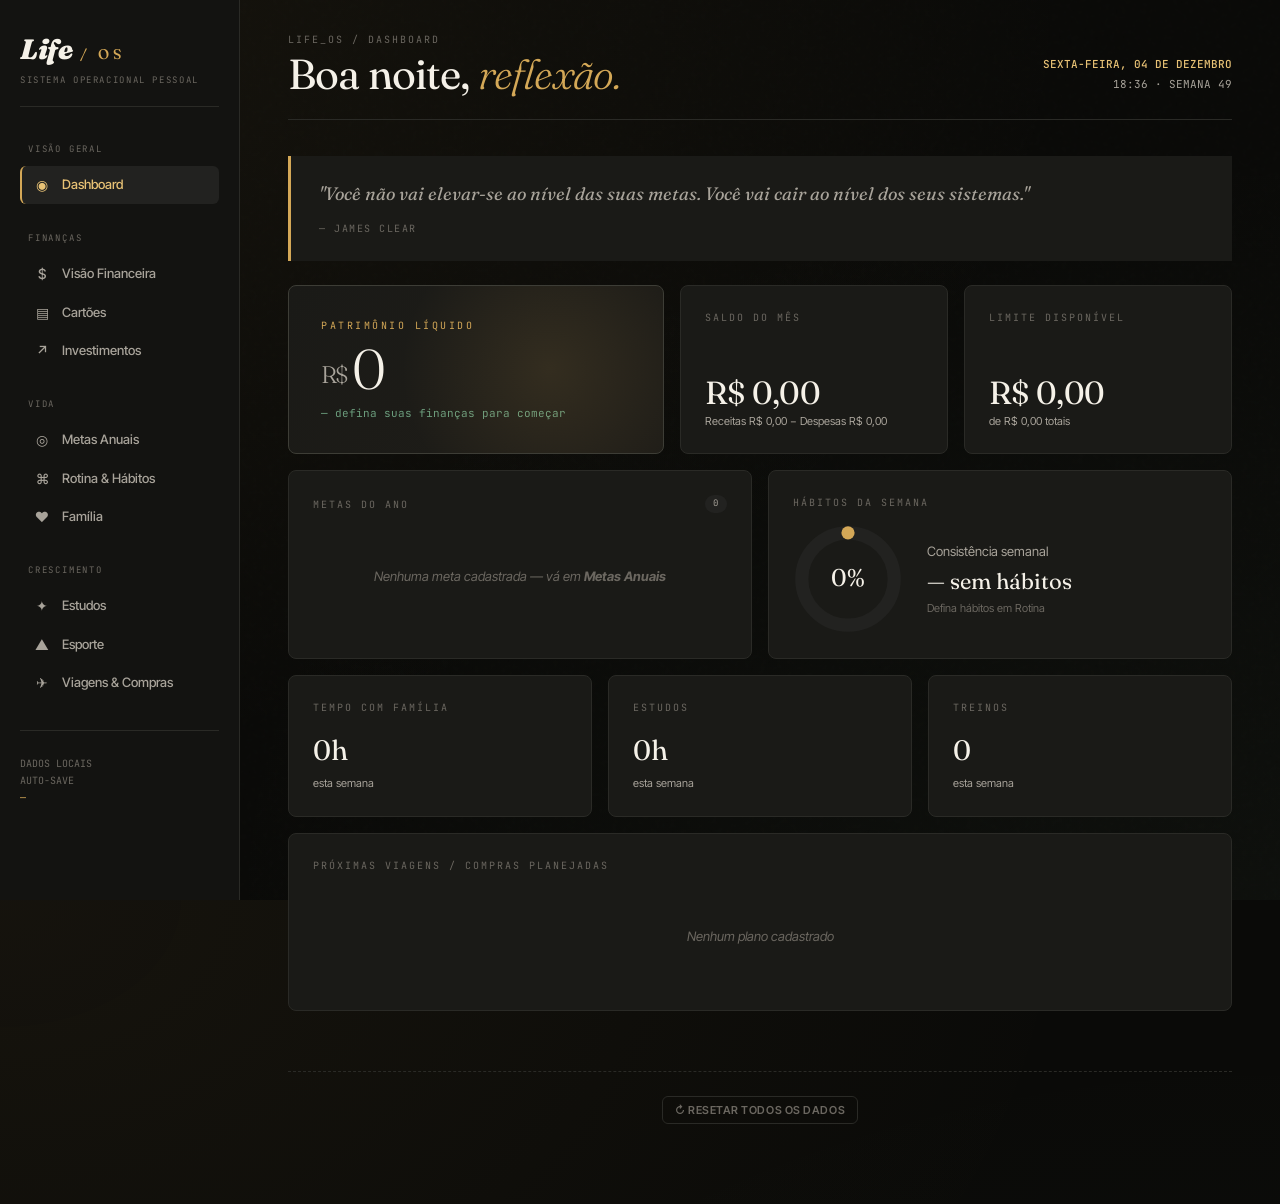
<file: life-os.html>
<!DOCTYPE html>
<html lang="pt-BR">
<head>
<meta charset="UTF-8">
<meta name="viewport" content="width=device-width, initial-scale=1.0">
<title>LIFE OS — Sistema de Controle Pessoal</title>
<link rel="preconnect" href="https://fonts.googleapis.com">
<link rel="preconnect" href="https://fonts.gstatic.com" crossorigin>
<link href="https://fonts.googleapis.com/css2?family=Fraunces:ital,opsz,wght@0,9..144,300;0,9..144,400;0,9..144,500;0,9..144,600;0,9..144,700;0,9..144,900;1,9..144,400&family=JetBrains+Mono:wght@300;400;500;700&family=Inter+Tight:wght@300;400;500;600;700&display=swap" rel="stylesheet">
<style>
  :root {
    --bg: #0a0a08;
    --bg-elev: #131311;
    --bg-card: #1a1a17;
    --bg-hover: #222220;
    --ink: #f5f1e8;
    --ink-dim: #a8a39a;
    --ink-faint: #6b6760;
    --line: #2a2a26;
    --line-strong: #3d3d36;
    --gold: #d4a857;
    --gold-bright: #e8c275;
    --emerald: #6b9d7d;
    --crimson: #c25450;
    --azure: #5a8db5;
    --plum: #8a6b8e;
    --sand: #c9b896;
    --shadow-soft: 0 1px 0 rgba(255,255,255,0.04), 0 8px 24px rgba(0,0,0,0.4);
    --shadow-deep: 0 1px 0 rgba(255,255,255,0.05), 0 20px 60px rgba(0,0,0,0.5);
  }

  * { box-sizing: border-box; margin: 0; padding: 0; }
  html, body { height: 100%; }
  body {
    background: var(--bg);
    color: var(--ink);
    font-family: 'Inter Tight', sans-serif;
    font-size: 14px;
    line-height: 1.5;
    overflow-x: hidden;
    background-image:
      radial-gradient(ellipse at top left, rgba(212, 168, 87, 0.06), transparent 60%),
      radial-gradient(ellipse at bottom right, rgba(107, 157, 125, 0.04), transparent 60%);
  }

  body::before {
    content: '';
    position: fixed;
    inset: 0;
    background-image: url("data:image/svg+xml,%3Csvg viewBox='0 0 200 200' xmlns='http://www.w3.org/2000/svg'%3E%3Cfilter id='n'%3E%3CfeTurbulence type='fractalNoise' baseFrequency='0.85' numOctaves='3' /%3E%3C/filter%3E%3Crect width='100%25' height='100%25' filter='url(%23n)' opacity='0.4'/%3E%3C/svg%3E");
    opacity: 0.03;
    pointer-events: none;
    z-index: 1;
  }

  .app {
    display: grid;
    grid-template-columns: 240px 1fr;
    min-height: 100vh;
    position: relative;
    z-index: 2;
  }

  /* SIDEBAR */
  .sidebar {
    background: var(--bg-elev);
    border-right: 1px solid var(--line);
    padding: 28px 20px;
    position: sticky;
    top: 0;
    height: 100vh;
    overflow-y: auto;
  }
  .brand {
    display: flex; align-items: baseline; gap: 6px;
    margin-bottom: 4px;
    font-family: 'Fraunces', serif;
    font-weight: 900;
    letter-spacing: -0.02em;
  }
  .brand .lifelogo {
    font-size: 28px;
    color: var(--ink);
    font-style: italic;
  }
  .brand .os {
    font-size: 14px;
    color: var(--gold);
    letter-spacing: 0.3em;
    font-weight: 500;
    font-style: normal;
    text-transform: uppercase;
  }
  .tagline {
    font-family: 'JetBrains Mono', monospace;
    font-size: 9px;
    color: var(--ink-faint);
    letter-spacing: 0.18em;
    text-transform: uppercase;
    margin-bottom: 36px;
    border-bottom: 1px solid var(--line);
    padding-bottom: 18px;
  }

  .nav-section {
    margin-bottom: 28px;
  }
  .nav-label {
    font-family: 'JetBrains Mono', monospace;
    font-size: 9px;
    color: var(--ink-faint);
    letter-spacing: 0.2em;
    text-transform: uppercase;
    padding: 0 8px;
    margin-bottom: 10px;
  }
  .nav-item {
    display: flex;
    align-items: center;
    gap: 12px;
    padding: 9px 12px;
    border-radius: 6px;
    cursor: pointer;
    color: var(--ink-dim);
    font-size: 13px;
    font-weight: 500;
    transition: all 0.15s ease;
    margin-bottom: 1px;
    border-left: 2px solid transparent;
  }
  .nav-item:hover {
    background: var(--bg-hover);
    color: var(--ink);
  }
  .nav-item.active {
    background: var(--bg-hover);
    color: var(--gold-bright);
    border-left-color: var(--gold);
  }
  .nav-icon {
    width: 16px; height: 16px;
    display: flex; align-items: center; justify-content: center;
    font-size: 14px;
  }

  .sidebar-footer {
    margin-top: auto;
    padding-top: 24px;
    border-top: 1px solid var(--line);
    font-family: 'JetBrains Mono', monospace;
    font-size: 10px;
    color: var(--ink-faint);
    line-height: 1.7;
  }

  /* MAIN */
  .main {
    padding: 32px 48px 80px;
    max-width: 1400px;
  }

  .topbar {
    display: flex;
    justify-content: space-between;
    align-items: flex-end;
    margin-bottom: 36px;
    padding-bottom: 24px;
    border-bottom: 1px solid var(--line);
  }
  .breadcrumb {
    font-family: 'JetBrains Mono', monospace;
    font-size: 10px;
    color: var(--ink-faint);
    letter-spacing: 0.2em;
    text-transform: uppercase;
    margin-bottom: 6px;
  }
  .page-title {
    font-family: 'Fraunces', serif;
    font-size: 42px;
    font-weight: 400;
    letter-spacing: -0.02em;
    line-height: 1;
  }
  .page-title em {
    font-style: italic;
    color: var(--gold);
    font-weight: 300;
  }
  .topbar-meta {
    text-align: right;
    font-family: 'JetBrains Mono', monospace;
    font-size: 11px;
    color: var(--ink-dim);
    line-height: 1.8;
  }
  .topbar-meta strong { color: var(--gold-bright); font-weight: 500; }

  /* PAGES */
  .page { display: none; animation: fadeUp 0.4s ease; }
  .page.active { display: block; }
  @keyframes fadeUp {
    from { opacity: 0; transform: translateY(8px); }
    to { opacity: 1; transform: translateY(0); }
  }

  /* CARDS */
  .card {
    background: var(--bg-card);
    border: 1px solid var(--line);
    border-radius: 8px;
    padding: 24px;
    transition: all 0.2s ease;
  }
  .card:hover {
    border-color: var(--line-strong);
  }
  .card-title {
    font-family: 'JetBrains Mono', monospace;
    font-size: 10px;
    color: var(--ink-faint);
    letter-spacing: 0.2em;
    text-transform: uppercase;
    margin-bottom: 14px;
    display: flex;
    justify-content: space-between;
    align-items: center;
  }
  .card-title .badge {
    background: var(--bg-hover);
    color: var(--ink-dim);
    padding: 2px 8px;
    border-radius: 10px;
    font-size: 9px;
    letter-spacing: 0.15em;
  }

  /* DASHBOARD GRID */
  .dash-grid {
    display: grid;
    grid-template-columns: 1.4fr 1fr 1fr;
    gap: 16px;
    margin-bottom: 16px;
  }
  .dash-grid-2 {
    display: grid;
    grid-template-columns: 1fr 1fr;
    gap: 16px;
    margin-bottom: 16px;
  }
  .dash-grid-3 {
    display: grid;
    grid-template-columns: repeat(3, 1fr);
    gap: 16px;
    margin-bottom: 16px;
  }
  .dash-grid-4 {
    display: grid;
    grid-template-columns: repeat(4, 1fr);
    gap: 16px;
    margin-bottom: 16px;
  }

  /* HERO STAT */
  .hero-stat {
    background: linear-gradient(135deg, var(--bg-card) 0%, #1f1d18 100%);
    border: 1px solid var(--line-strong);
    padding: 32px;
    border-radius: 8px;
    position: relative;
    overflow: hidden;
  }
  .hero-stat::before {
    content: '';
    position: absolute;
    top: -40%; right: -10%;
    width: 300px; height: 300px;
    background: radial-gradient(circle, rgba(212, 168, 87, 0.12), transparent 70%);
    pointer-events: none;
  }
  .hero-stat .label {
    font-family: 'JetBrains Mono', monospace;
    font-size: 10px;
    color: var(--gold);
    letter-spacing: 0.25em;
    text-transform: uppercase;
    margin-bottom: 8px;
  }
  .hero-stat .value {
    font-family: 'Fraunces', serif;
    font-size: 56px;
    font-weight: 300;
    letter-spacing: -0.03em;
    line-height: 1;
    margin-bottom: 8px;
  }
  .hero-stat .value .currency {
    font-size: 24px;
    color: var(--ink-dim);
    margin-right: 4px;
    vertical-align: middle;
  }
  .hero-stat .delta {
    font-family: 'JetBrains Mono', monospace;
    font-size: 11px;
    color: var(--emerald);
  }
  .hero-stat .delta.neg { color: var(--crimson); }

  .stat-mini {
    display: flex;
    flex-direction: column;
    justify-content: space-between;
    min-height: 130px;
  }
  .stat-mini .value {
    font-family: 'Fraunces', serif;
    font-size: 32px;
    font-weight: 400;
    line-height: 1;
    letter-spacing: -0.02em;
  }
  .stat-mini .sub {
    font-size: 11px;
    color: var(--ink-dim);
    margin-top: 4px;
  }

  /* PROGRESS BAR */
  .pbar {
    width: 100%;
    height: 6px;
    background: var(--bg-hover);
    border-radius: 3px;
    overflow: hidden;
    margin: 8px 0;
  }
  .pbar-fill {
    height: 100%;
    background: linear-gradient(90deg, var(--gold), var(--gold-bright));
    border-radius: 3px;
    transition: width 0.5s ease;
  }
  .pbar-fill.emerald { background: linear-gradient(90deg, var(--emerald), #8bbf9d); }
  .pbar-fill.azure { background: linear-gradient(90deg, var(--azure), #7aaad0); }
  .pbar-fill.plum { background: linear-gradient(90deg, var(--plum), #a98aae); }
  .pbar-fill.crimson { background: linear-gradient(90deg, var(--crimson), #d57370); }

  /* BUTTONS */
  .btn {
    background: var(--gold);
    color: var(--bg);
    border: none;
    padding: 10px 18px;
    border-radius: 6px;
    font-family: 'Inter Tight', sans-serif;
    font-size: 12px;
    font-weight: 600;
    letter-spacing: 0.05em;
    text-transform: uppercase;
    cursor: pointer;
    transition: all 0.15s ease;
  }
  .btn:hover { background: var(--gold-bright); transform: translateY(-1px); }
  .btn-ghost {
    background: transparent;
    color: var(--ink);
    border: 1px solid var(--line-strong);
  }
  .btn-ghost:hover { background: var(--bg-hover); border-color: var(--gold); color: var(--gold-bright); }
  .btn-sm { padding: 6px 12px; font-size: 11px; }
  .btn-danger { background: transparent; color: var(--crimson); border: 1px solid transparent; }
  .btn-danger:hover { background: rgba(194,84,80,0.1); border-color: var(--crimson); }

  /* INPUTS */
  input, select, textarea {
    background: var(--bg);
    border: 1px solid var(--line);
    color: var(--ink);
    padding: 10px 12px;
    border-radius: 6px;
    font-family: 'Inter Tight', sans-serif;
    font-size: 13px;
    width: 100%;
    transition: border-color 0.15s ease;
  }
  input:focus, select:focus, textarea:focus {
    outline: none;
    border-color: var(--gold);
  }
  input::placeholder { color: var(--ink-faint); }
  label {
    display: block;
    font-family: 'JetBrains Mono', monospace;
    font-size: 10px;
    color: var(--ink-dim);
    letter-spacing: 0.15em;
    text-transform: uppercase;
    margin-bottom: 6px;
  }

  /* TABLES & LISTS */
  .list-item {
    display: grid;
    grid-template-columns: 1fr auto auto;
    align-items: center;
    gap: 16px;
    padding: 14px 0;
    border-bottom: 1px solid var(--line);
  }
  .list-item:last-child { border-bottom: none; }
  .list-item .name { font-weight: 500; font-size: 14px; }
  .list-item .meta { font-size: 11px; color: var(--ink-dim); margin-top: 2px; }
  .list-item .amount { font-family: 'JetBrains Mono', monospace; font-size: 13px; }

  /* SECTION HEADER */
  .section-header {
    display: flex;
    justify-content: space-between;
    align-items: center;
    margin-bottom: 16px;
  }
  .section-header h2 {
    font-family: 'Fraunces', serif;
    font-size: 24px;
    font-weight: 400;
    letter-spacing: -0.01em;
  }
  .section-header h2 em { color: var(--gold); font-weight: 300; }

  /* CARTÕES DE CRÉDITO VISUAL */
  .credit-card {
    background: linear-gradient(135deg, #1a1a17 0%, #2a2620 100%);
    border: 1px solid var(--line-strong);
    border-radius: 12px;
    padding: 20px;
    position: relative;
    overflow: hidden;
    min-height: 170px;
    display: flex;
    flex-direction: column;
    justify-content: space-between;
  }
  .credit-card::before {
    content: '';
    position: absolute;
    top: -50%; left: -20%;
    width: 200px; height: 200px;
    background: radial-gradient(circle, rgba(212, 168, 87, 0.18), transparent 70%);
  }
  .credit-card .cc-header {
    display: flex;
    justify-content: space-between;
    align-items: flex-start;
    position: relative;
  }
  .credit-card .cc-bank {
    font-family: 'Fraunces', serif;
    font-size: 18px;
    font-weight: 600;
  }
  .credit-card .cc-flag {
    font-family: 'JetBrains Mono', monospace;
    font-size: 9px;
    letter-spacing: 0.2em;
    color: var(--ink-dim);
    text-transform: uppercase;
  }
  .credit-card .cc-limit-info {
    position: relative;
  }
  .credit-card .cc-used {
    font-family: 'Fraunces', serif;
    font-size: 22px;
    font-weight: 400;
  }
  .credit-card .cc-of {
    font-size: 11px;
    color: var(--ink-dim);
    margin-top: 2px;
  }
  .credit-card.over .cc-used { color: var(--crimson); }

  /* GOAL ITEM */
  .goal-item {
    padding: 16px 0;
    border-bottom: 1px solid var(--line);
  }
  .goal-item:last-child { border: none; padding-bottom: 0; }
  .goal-item-header {
    display: flex;
    justify-content: space-between;
    align-items: baseline;
    margin-bottom: 6px;
  }
  .goal-item .title { font-weight: 500; font-size: 14px; }
  .goal-item .pct { font-family: 'JetBrains Mono', monospace; font-size: 11px; color: var(--gold); }
  .goal-item .deadline { font-size: 11px; color: var(--ink-faint); margin-top: 4px; }

  /* HABIT TRACKER */
  .habit-row {
    display: grid;
    grid-template-columns: 140px repeat(7, 1fr) auto;
    gap: 4px;
    align-items: center;
    padding: 10px 0;
    border-bottom: 1px solid var(--line);
  }
  .habit-name { font-size: 13px; font-weight: 500; }
  .habit-cell {
    aspect-ratio: 1;
    max-width: 32px;
    border: 1px solid var(--line);
    border-radius: 4px;
    cursor: pointer;
    transition: all 0.15s ease;
    display: flex; align-items: center; justify-content: center;
  }
  .habit-cell:hover { border-color: var(--gold); }
  .habit-cell.done {
    background: linear-gradient(135deg, var(--emerald), #8bbf9d);
    border-color: var(--emerald);
  }
  .habit-streak {
    font-family: 'JetBrains Mono', monospace;
    font-size: 11px;
    color: var(--gold);
    text-align: right;
    padding-left: 8px;
  }

  /* MODAL */
  .modal-backdrop {
    position: fixed;
    inset: 0;
    background: rgba(0,0,0,0.7);
    backdrop-filter: blur(8px);
    z-index: 100;
    display: none;
    align-items: center;
    justify-content: center;
    padding: 20px;
  }
  .modal-backdrop.show { display: flex; }
  .modal {
    background: var(--bg-card);
    border: 1px solid var(--line-strong);
    border-radius: 12px;
    padding: 32px;
    max-width: 500px;
    width: 100%;
    max-height: 90vh;
    overflow-y: auto;
    box-shadow: var(--shadow-deep);
    animation: modalIn 0.25s cubic-bezier(0.4, 0, 0.2, 1);
  }
  @keyframes modalIn {
    from { opacity: 0; transform: scale(0.96) translateY(10px); }
    to { opacity: 1; transform: scale(1) translateY(0); }
  }
  .modal h3 {
    font-family: 'Fraunces', serif;
    font-size: 26px;
    font-weight: 400;
    margin-bottom: 24px;
    letter-spacing: -0.01em;
  }
  .modal-form-row {
    display: grid;
    grid-template-columns: 1fr 1fr;
    gap: 12px;
    margin-bottom: 14px;
  }
  .modal-form-row.full { grid-template-columns: 1fr; }
  .modal-actions {
    display: flex;
    justify-content: flex-end;
    gap: 10px;
    margin-top: 24px;
    padding-top: 20px;
    border-top: 1px solid var(--line);
  }

  /* QUOTE */
  .quote-block {
    background: var(--bg-card);
    border-left: 3px solid var(--gold);
    padding: 24px 28px;
    margin-bottom: 24px;
    font-family: 'Fraunces', serif;
    font-style: italic;
    font-size: 18px;
    color: var(--ink-dim);
    line-height: 1.6;
  }
  .quote-block .author {
    display: block;
    margin-top: 12px;
    font-family: 'JetBrains Mono', monospace;
    font-style: normal;
    font-size: 10px;
    color: var(--ink-faint);
    letter-spacing: 0.15em;
    text-transform: uppercase;
  }

  /* RING CHART */
  .ring-container {
    display: flex;
    align-items: center;
    gap: 24px;
  }
  .ring {
    width: 110px; height: 110px;
    flex-shrink: 0;
  }
  .ring-track { fill: none; stroke: var(--bg-hover); stroke-width: 12; }
  .ring-fill { fill: none; stroke: var(--gold); stroke-width: 12; stroke-linecap: round; transform: rotate(-90deg); transform-origin: center; transition: stroke-dasharray 0.6s ease; }
  .ring-text {
    font-family: 'Fraunces', serif;
    font-size: 22px;
    fill: var(--ink);
    text-anchor: middle;
  }

  /* MOOD/ENERGY DOTS */
  .dots-row { display: flex; gap: 4px; }
  .dot {
    width: 14px; height: 14px;
    border-radius: 50%;
    background: var(--bg-hover);
    cursor: pointer;
    transition: all 0.15s ease;
  }
  .dot.active { background: var(--gold); box-shadow: 0 0 0 2px rgba(212,168,87,0.2); }
  .dot:hover { transform: scale(1.15); }

  /* TAB SYSTEM */
  .tabs {
    display: flex;
    gap: 0;
    border-bottom: 1px solid var(--line);
    margin-bottom: 24px;
  }
  .tab {
    padding: 12px 20px;
    cursor: pointer;
    font-size: 12px;
    color: var(--ink-dim);
    border-bottom: 2px solid transparent;
    transition: all 0.15s ease;
    font-weight: 500;
    letter-spacing: 0.03em;
    text-transform: uppercase;
    font-family: 'JetBrains Mono', monospace;
    font-size: 10px;
  }
  .tab:hover { color: var(--ink); }
  .tab.active { color: var(--gold-bright); border-bottom-color: var(--gold); }

  .empty-state {
    text-align: center;
    padding: 40px 20px;
    color: var(--ink-faint);
    font-size: 13px;
    font-style: italic;
  }

  .tag {
    display: inline-block;
    padding: 3px 10px;
    background: var(--bg-hover);
    border-radius: 12px;
    font-size: 10px;
    color: var(--ink-dim);
    font-family: 'JetBrains Mono', monospace;
    letter-spacing: 0.05em;
    margin-right: 4px;
  }
  .tag.gold { background: rgba(212,168,87,0.15); color: var(--gold-bright); }
  .tag.emerald { background: rgba(107,157,125,0.15); color: var(--emerald); }
  .tag.crimson { background: rgba(194,84,80,0.15); color: var(--crimson); }
  .tag.azure { background: rgba(90,141,181,0.15); color: var(--azure); }

  /* TRANSACTION ROW */
  .tx-row {
    display: grid;
    grid-template-columns: auto 1fr auto auto;
    gap: 14px;
    align-items: center;
    padding: 12px 0;
    border-bottom: 1px solid var(--line);
  }
  .tx-row:last-child { border: none; }
  .tx-icon {
    width: 36px; height: 36px;
    border-radius: 8px;
    background: var(--bg-hover);
    display: flex; align-items: center; justify-content: center;
    font-size: 16px;
  }
  .tx-amount {
    font-family: 'JetBrains Mono', monospace;
    font-size: 14px;
    font-weight: 500;
  }
  .tx-amount.income { color: var(--emerald); }
  .tx-amount.expense { color: var(--crimson); }

  /* SCROLLBAR */
  ::-webkit-scrollbar { width: 8px; height: 8px; }
  ::-webkit-scrollbar-track { background: var(--bg); }
  ::-webkit-scrollbar-thumb { background: var(--line-strong); border-radius: 4px; }
  ::-webkit-scrollbar-thumb:hover { background: var(--gold); }

  /* RESPONSIVE */
  @media (max-width: 1100px) {
    .app { grid-template-columns: 200px 1fr; }
    .main { padding: 24px 28px 60px; }
    .dash-grid, .dash-grid-3, .dash-grid-4 { grid-template-columns: 1fr 1fr; }
    .hero-stat .value { font-size: 42px; }
  }
  @media (max-width: 720px) {
    .app { grid-template-columns: 1fr; }
    .sidebar { position: static; height: auto; }
    .dash-grid, .dash-grid-2, .dash-grid-3, .dash-grid-4 { grid-template-columns: 1fr; }
    .page-title { font-size: 32px; }
    .modal-form-row { grid-template-columns: 1fr; }
    .habit-row { grid-template-columns: 100px repeat(7, 1fr) auto; font-size: 11px; }
  }

  .saving-indicator {
    position: fixed;
    bottom: 20px; right: 20px;
    background: var(--bg-card);
    border: 1px solid var(--gold);
    color: var(--gold-bright);
    padding: 10px 16px;
    border-radius: 6px;
    font-family: 'JetBrains Mono', monospace;
    font-size: 11px;
    letter-spacing: 0.1em;
    text-transform: uppercase;
    opacity: 0;
    transition: opacity 0.3s ease;
    z-index: 200;
    pointer-events: none;
  }
  .saving-indicator.show { opacity: 1; }

  .reset-zone {
    margin-top: 60px;
    padding-top: 24px;
    border-top: 1px dashed var(--line);
    text-align: center;
  }
</style>
</head>
<body>

<div class="app">
  <!-- SIDEBAR -->
  <aside class="sidebar">
    <div class="brand">
      <span class="lifelogo">Life</span>
      <span class="os">/ OS</span>
    </div>
    <div class="tagline">Sistema operacional pessoal</div>

    <div class="nav-section">
      <div class="nav-label">Visão Geral</div>
      <div class="nav-item active" data-page="dashboard">
        <span class="nav-icon">◉</span>
        <span>Dashboard</span>
      </div>
    </div>

    <div class="nav-section">
      <div class="nav-label">Finanças</div>
      <div class="nav-item" data-page="financas">
        <span class="nav-icon">$</span>
        <span>Visão Financeira</span>
      </div>
      <div class="nav-item" data-page="cartoes">
        <span class="nav-icon">▤</span>
        <span>Cartões</span>
      </div>
      <div class="nav-item" data-page="investimentos">
        <span class="nav-icon">↗</span>
        <span>Investimentos</span>
      </div>
    </div>

    <div class="nav-section">
      <div class="nav-label">Vida</div>
      <div class="nav-item" data-page="metas">
        <span class="nav-icon">◎</span>
        <span>Metas Anuais</span>
      </div>
      <div class="nav-item" data-page="rotina">
        <span class="nav-icon">⌘</span>
        <span>Rotina &amp; Hábitos</span>
      </div>
      <div class="nav-item" data-page="familia">
        <span class="nav-icon">♥</span>
        <span>Família</span>
      </div>
    </div>

    <div class="nav-section">
      <div class="nav-label">Crescimento</div>
      <div class="nav-item" data-page="estudos">
        <span class="nav-icon">✦</span>
        <span>Estudos</span>
      </div>
      <div class="nav-item" data-page="esporte">
        <span class="nav-icon">▲</span>
        <span>Esporte</span>
      </div>
      <div class="nav-item" data-page="viagens">
        <span class="nav-icon">✈</span>
        <span>Viagens &amp; Compras</span>
      </div>
    </div>

    <div class="sidebar-footer">
      DADOS LOCAIS<br>
      AUTO-SAVE<br>
      <span id="lastSave" style="color: var(--gold);">—</span>
    </div>
  </aside>

  <!-- MAIN -->
  <main class="main">
    <div class="topbar">
      <div>
        <div class="breadcrumb" id="breadcrumb">LIFE_OS / DASHBOARD</div>
        <h1 class="page-title" id="pageTitle">Bom dia, <em>controle.</em></h1>
      </div>
      <div class="topbar-meta" id="topbarMeta"></div>
    </div>

    <!-- ============= DASHBOARD ============= -->
    <section class="page active" id="page-dashboard">
      <div class="quote-block" id="dailyQuote">
        "Você não vai elevar-se ao nível das suas metas. Você vai cair ao nível dos seus sistemas."
        <span class="author">— James Clear</span>
      </div>

      <div class="dash-grid">
        <div class="hero-stat">
          <div class="label">Patrimônio Líquido</div>
          <div class="value"><span class="currency">R$</span><span id="heroNetWorth">0</span></div>
          <div class="delta" id="heroDelta">— defina suas finanças para começar</div>
        </div>
        <div class="card stat-mini">
          <div class="card-title">Saldo do Mês</div>
          <div>
            <div class="value">R$ <span id="monthBalance">0</span></div>
            <div class="sub" id="monthBalanceSub">Receitas − Despesas</div>
          </div>
        </div>
        <div class="card stat-mini">
          <div class="card-title">Limite Disponível</div>
          <div>
            <div class="value">R$ <span id="totalAvailable">0</span></div>
            <div class="sub" id="totalAvailableSub">de R$ 0 totais</div>
          </div>
        </div>
      </div>

      <div class="dash-grid-2">
        <div class="card">
          <div class="card-title">Metas do Ano <span class="badge" id="goalsBadge">0</span></div>
          <div id="dashGoalsList">
            <div class="empty-state">Nenhuma meta cadastrada — vá em <strong>Metas Anuais</strong></div>
          </div>
        </div>

        <div class="card">
          <div class="card-title">Hábitos da Semana</div>
          <div class="ring-container">
            <svg class="ring" viewBox="0 0 100 100">
              <circle class="ring-track" cx="50" cy="50" r="42"></circle>
              <circle class="ring-fill" id="habitRing" cx="50" cy="50" r="42" stroke-dasharray="0 264"></circle>
              <text class="ring-text" x="50" y="56" id="habitRingText">0%</text>
            </svg>
            <div>
              <div style="font-size: 13px; color: var(--ink-dim); margin-bottom: 6px;">Consistência semanal</div>
              <div style="font-family: 'Fraunces', serif; font-size: 22px; line-height: 1.2;" id="habitSummary">— sem hábitos</div>
              <div style="font-size: 11px; color: var(--ink-faint); margin-top: 6px;">Defina hábitos em Rotina</div>
            </div>
          </div>
        </div>
      </div>

      <div class="dash-grid-3">
        <div class="card">
          <div class="card-title">Tempo com Família</div>
          <div style="font-family: 'Fraunces', serif; font-size: 28px;" id="familyTime">0h</div>
          <div style="font-size: 11px; color: var(--ink-dim); margin-top: 4px;">esta semana</div>
        </div>
        <div class="card">
          <div class="card-title">Estudos</div>
          <div style="font-family: 'Fraunces', serif; font-size: 28px;" id="studyTime">0h</div>
          <div style="font-size: 11px; color: var(--ink-dim); margin-top: 4px;">esta semana</div>
        </div>
        <div class="card">
          <div class="card-title">Treinos</div>
          <div style="font-family: 'Fraunces', serif; font-size: 28px;" id="workoutCount">0</div>
          <div style="font-size: 11px; color: var(--ink-dim); margin-top: 4px;">esta semana</div>
        </div>
      </div>

      <div class="card" style="margin-top: 16px;">
        <div class="card-title">Próximas Viagens / Compras Planejadas</div>
        <div id="dashTrips">
          <div class="empty-state">Nenhum plano cadastrado</div>
        </div>
      </div>
    </section>

    <!-- ============= FINANÇAS ============= -->
    <section class="page" id="page-financas">
      <div class="dash-grid-3">
        <div class="hero-stat">
          <div class="label">Receita do Mês</div>
          <div class="value" style="color: var(--emerald);"><span class="currency">R$</span><span id="finIncome">0</span></div>
        </div>
        <div class="hero-stat">
          <div class="label">Despesas do Mês</div>
          <div class="value" style="color: var(--crimson);"><span class="currency">R$</span><span id="finExpense">0</span></div>
        </div>
        <div class="hero-stat">
          <div class="label">Reserva</div>
          <div class="value"><span class="currency">R$</span><span id="finReserve">0</span></div>
        </div>
      </div>

      <div class="dash-grid-2">
        <div class="card">
          <div class="section-header">
            <h2>Lançar <em>transação</em></h2>
          </div>
          <div class="modal-form-row">
            <div>
              <label>Tipo</label>
              <select id="txType">
                <option value="income">Receita</option>
                <option value="expense">Despesa</option>
              </select>
            </div>
            <div>
              <label>Valor (R$)</label>
              <input type="number" step="0.01" id="txAmount" placeholder="0,00">
            </div>
          </div>
          <div class="modal-form-row full">
            <div>
              <label>Descrição</label>
              <input type="text" id="txDesc" placeholder="Ex: Salário, Mercado, Cinema...">
            </div>
          </div>
          <div class="modal-form-row">
            <div>
              <label>Categoria</label>
              <select id="txCategory">
                <option>Salário</option>
                <option>Freelance</option>
                <option>Investimento</option>
                <option>Alimentação</option>
                <option>Moradia</option>
                <option>Transporte</option>
                <option>Lazer</option>
                <option>Saúde</option>
                <option>Educação</option>
                <option>Família</option>
                <option>Outros</option>
              </select>
            </div>
            <div>
              <label>Data</label>
              <input type="date" id="txDate">
            </div>
          </div>
          <button class="btn" style="width: 100%; margin-top: 8px;" onclick="addTransaction()">+ Lançar</button>
        </div>

        <div class="card">
          <div class="section-header">
            <h2>Reserva de <em>emergência</em></h2>
          </div>
          <label>Saldo atual da reserva (R$)</label>
          <input type="number" step="0.01" id="reserveInput" placeholder="0,00">
          <div style="margin-top: 12px;">
            <label>Meta de reserva (R$)</label>
            <input type="number" step="0.01" id="reserveGoal" placeholder="Ex: 6 meses de despesa">
          </div>
          <button class="btn btn-ghost" style="width: 100%; margin-top: 14px;" onclick="saveReserve()">Salvar Reserva</button>
          <div class="pbar" style="margin-top: 16px;">
            <div class="pbar-fill emerald" id="reserveBar" style="width: 0%"></div>
          </div>
          <div style="font-size: 11px; color: var(--ink-dim); text-align: center;" id="reserveStatus">—</div>
        </div>
      </div>

      <div class="card" style="margin-top: 16px;">
        <div class="section-header">
          <h2>Histórico de <em>transações</em></h2>
          <span style="font-family: 'JetBrains Mono', monospace; font-size: 10px; color: var(--ink-faint);" id="txCount">0 lançamentos</span>
        </div>
        <div id="txList">
          <div class="empty-state">Sem transações ainda. Lance a primeira acima.</div>
        </div>
      </div>
    </section>

    <!-- ============= CARTÕES ============= -->
    <section class="page" id="page-cartoes">
      <div class="section-header">
        <h2>Seus <em>cartões</em></h2>
        <button class="btn" onclick="openCardModal()">+ Adicionar Cartão</button>
      </div>

      <div class="dash-grid-3" id="cardsGrid">
        <div class="empty-state" style="grid-column: 1/-1;">Nenhum cartão cadastrado ainda.</div>
      </div>

      <div class="card" style="margin-top: 24px;">
        <div class="card-title">Total de limite</div>
        <div class="dash-grid-3">
          <div>
            <div style="font-family: 'JetBrains Mono', monospace; font-size: 10px; color: var(--ink-faint); letter-spacing: 0.15em;">UTILIZADO</div>
            <div style="font-family: 'Fraunces', serif; font-size: 26px; color: var(--crimson);">R$ <span id="ccTotalUsed">0</span></div>
          </div>
          <div>
            <div style="font-family: 'JetBrains Mono', monospace; font-size: 10px; color: var(--ink-faint); letter-spacing: 0.15em;">DISPONÍVEL</div>
            <div style="font-family: 'Fraunces', serif; font-size: 26px; color: var(--emerald);">R$ <span id="ccTotalAvail">0</span></div>
          </div>
          <div>
            <div style="font-family: 'JetBrains Mono', monospace; font-size: 10px; color: var(--ink-faint); letter-spacing: 0.15em;">LIMITE TOTAL</div>
            <div style="font-family: 'Fraunces', serif; font-size: 26px;">R$ <span id="ccTotalLimit">0</span></div>
          </div>
        </div>
        <div class="pbar" style="height: 10px; margin-top: 16px;">
          <div class="pbar-fill crimson" id="ccTotalBar" style="width: 0%"></div>
        </div>
        <div style="font-size: 11px; color: var(--ink-dim); margin-top: 6px; text-align: center;" id="ccTotalPct">0% de utilização</div>
      </div>
    </section>

    <!-- ============= INVESTIMENTOS ============= -->
    <section class="page" id="page-investimentos">
      <div class="section-header">
        <h2>Carteira de <em>investimentos</em></h2>
        <button class="btn" onclick="openInvestModal()">+ Adicionar Posição</button>
      </div>

      <div class="dash-grid-3">
        <div class="hero-stat">
          <div class="label">Total Investido</div>
          <div class="value"><span class="currency">R$</span><span id="invTotal">0</span></div>
        </div>
        <div class="card stat-mini">
          <div class="card-title">Renda Fixa</div>
          <div><div class="value">R$ <span id="invFixed">0</span></div></div>
        </div>
        <div class="card stat-mini">
          <div class="card-title">Renda Variável</div>
          <div><div class="value">R$ <span id="invVariable">0</span></div></div>
        </div>
      </div>

      <div class="card">
        <div class="card-title">Posições</div>
        <div id="invList">
          <div class="empty-state">Nenhum investimento cadastrado.</div>
        </div>
      </div>
    </section>

    <!-- ============= METAS ============= -->
    <section class="page" id="page-metas">
      <div class="section-header">
        <h2>Metas do <em>ano</em></h2>
        <button class="btn" onclick="openGoalModal()">+ Nova Meta</button>
      </div>

      <div class="tabs">
        <div class="tab active" data-tab="all">TODAS</div>
        <div class="tab" data-tab="financeira">FINANCEIRAS</div>
        <div class="tab" data-tab="profissional">PROFISSIONAIS</div>
        <div class="tab" data-tab="pessoal">PESSOAIS</div>
        <div class="tab" data-tab="compra">COMPRAS</div>
      </div>

      <div class="card">
        <div id="goalsList">
          <div class="empty-state">Nenhuma meta ainda. Crie a primeira para começar.</div>
        </div>
      </div>
    </section>

    <!-- ============= ROTINA ============= -->
    <section class="page" id="page-rotina">
      <div class="section-header">
        <h2>Hábitos &amp; <em>rotina</em></h2>
        <button class="btn" onclick="openHabitModal()">+ Novo Hábito</button>
      </div>

      <div class="card">
        <div class="card-title">Tracker semanal — clique para marcar</div>
        <div class="habit-row" style="border-bottom: 1px solid var(--line-strong); font-family: 'JetBrains Mono', monospace; font-size: 10px; color: var(--ink-faint); letter-spacing: 0.1em;">
          <div></div>
          <div style="text-align: center;">SEG</div>
          <div style="text-align: center;">TER</div>
          <div style="text-align: center;">QUA</div>
          <div style="text-align: center;">QUI</div>
          <div style="text-align: center;">SEX</div>
          <div style="text-align: center;">SÁB</div>
          <div style="text-align: center;">DOM</div>
          <div style="text-align: right;">STREAK</div>
        </div>
        <div id="habitsList"></div>
      </div>

      <div class="dash-grid-2" style="margin-top: 16px;">
        <div class="card">
          <div class="card-title">Energia hoje</div>
          <div class="dots-row" id="energyDots" style="margin-bottom: 12px;">
            <div class="dot" data-val="1"></div>
            <div class="dot" data-val="2"></div>
            <div class="dot" data-val="3"></div>
            <div class="dot" data-val="4"></div>
            <div class="dot" data-val="5"></div>
          </div>
          <div style="font-size: 11px; color: var(--ink-dim);" id="energyLabel">—</div>
        </div>
        <div class="card">
          <div class="card-title">Foco hoje</div>
          <div class="dots-row" id="focusDots" style="margin-bottom: 12px;">
            <div class="dot" data-val="1"></div>
            <div class="dot" data-val="2"></div>
            <div class="dot" data-val="3"></div>
            <div class="dot" data-val="4"></div>
            <div class="dot" data-val="5"></div>
          </div>
          <div style="font-size: 11px; color: var(--ink-dim);" id="focusLabel">—</div>
        </div>
      </div>
    </section>

    <!-- ============= FAMÍLIA ============= -->
    <section class="page" id="page-familia">
      <div class="dash-grid-2">
        <div class="card">
          <div class="section-header">
            <h2>Tempo de <em>qualidade</em></h2>
          </div>
          <p style="font-size: 13px; color: var(--ink-dim); margin-bottom: 16px;">Registre momentos significativos com a família. O que importa é a presença, não o tempo cronológico.</p>
          <div class="modal-form-row">
            <div>
              <label>Data</label>
              <input type="date" id="famDate">
            </div>
            <div>
              <label>Duração (h)</label>
              <input type="number" step="0.5" id="famHours" placeholder="2">
            </div>
          </div>
          <div class="modal-form-row full">
            <div>
              <label>O que vocês fizeram</label>
              <input type="text" id="famActivity" placeholder="Ex: Jantar fora, parque, jogo de tabuleiro...">
            </div>
          </div>
          <button class="btn" style="width: 100%;" onclick="addFamilyTime()">+ Registrar momento</button>
        </div>

        <div class="card">
          <div class="card-title">Esta semana</div>
          <div style="font-family: 'Fraunces', serif; font-size: 56px; line-height: 1;"><span id="famWeekTotal">0</span><span style="font-size: 24px; color: var(--ink-dim);">h</span></div>
          <div style="font-size: 12px; color: var(--ink-dim); margin-top: 8px;" id="famWeekCount">0 momentos registrados</div>
          <div style="margin-top: 24px; padding-top: 24px; border-top: 1px solid var(--line);">
            <div class="card-title">Meta semanal (h)</div>
            <input type="number" step="0.5" id="famGoalInput" placeholder="Ex: 15" onchange="saveFamilyGoal()">
            <div class="pbar" style="margin-top: 12px;">
              <div class="pbar-fill emerald" id="famGoalBar" style="width: 0%"></div>
            </div>
          </div>
        </div>
      </div>

      <div class="card" style="margin-top: 16px;">
        <div class="section-header">
          <h2>Histórico</h2>
        </div>
        <div id="famList">
          <div class="empty-state">Nenhum momento registrado ainda.</div>
        </div>
      </div>
    </section>

    <!-- ============= ESTUDOS ============= -->
    <section class="page" id="page-estudos">
      <div class="section-header">
        <h2>Plano de <em>estudos</em></h2>
        <button class="btn" onclick="openStudyModal()">+ Novo Curso/Livro</button>
      </div>

      <div class="dash-grid-3">
        <div class="card stat-mini">
          <div class="card-title">Em andamento</div>
          <div><div class="value" id="studyActive">0</div></div>
        </div>
        <div class="card stat-mini">
          <div class="card-title">Concluídos</div>
          <div><div class="value" id="studyDone">0</div></div>
        </div>
        <div class="card stat-mini">
          <div class="card-title">Horas/semana</div>
          <div><div class="value"><span id="studyWeekHours">0</span>h</div></div>
        </div>
      </div>

      <div class="card">
        <div class="card-title">Sessão de estudo rápida</div>
        <div class="modal-form-row">
          <div>
            <label>Curso/Livro</label>
            <select id="studySession"></select>
          </div>
          <div>
            <label>Duração (h)</label>
            <input type="number" step="0.5" id="studySessionHours" placeholder="1">
          </div>
        </div>
        <button class="btn btn-ghost" style="width: 100%;" onclick="logStudySession()">+ Registrar sessão</button>
      </div>

      <div class="card" style="margin-top: 16px;">
        <div class="card-title">Sua biblioteca</div>
        <div id="studyList">
          <div class="empty-state">Adicione cursos e livros que está estudando.</div>
        </div>
      </div>
    </section>

    <!-- ============= ESPORTE ============= -->
    <section class="page" id="page-esporte">
      <div class="section-header">
        <h2>Treinos &amp; <em>saúde</em></h2>
        <button class="btn" onclick="openWorkoutModal()">+ Registrar Treino</button>
      </div>

      <div class="dash-grid-4">
        <div class="card stat-mini">
          <div class="card-title">Treinos no mês</div>
          <div><div class="value" id="wkMonth">0</div></div>
        </div>
        <div class="card stat-mini">
          <div class="card-title">Esta semana</div>
          <div><div class="value" id="wkWeek">0</div></div>
        </div>
        <div class="card stat-mini">
          <div class="card-title">Streak atual</div>
          <div><div class="value" id="wkStreak">0</div><div class="sub">dias seguidos</div></div>
        </div>
        <div class="card stat-mini">
          <div class="card-title">Meta semanal</div>
          <div>
            <input type="number" id="wkGoal" placeholder="4" style="width: 60px; display: inline-block;" onchange="saveWorkoutGoal()">
            <div class="sub">treinos/semana</div>
          </div>
        </div>
      </div>

      <div class="card">
        <div class="card-title">Histórico</div>
        <div id="workoutList">
          <div class="empty-state">Nenhum treino registrado.</div>
        </div>
      </div>
    </section>

    <!-- ============= VIAGENS ============= -->
    <section class="page" id="page-viagens">
      <div class="section-header">
        <h2>Viagens &amp; <em>compras</em> planejadas</h2>
        <button class="btn" onclick="openTripModal()">+ Novo Plano</button>
      </div>

      <div class="card">
        <div id="tripsList">
          <div class="empty-state">Nenhuma viagem ou compra planejada ainda.</div>
        </div>
      </div>
    </section>

    <div class="reset-zone">
      <button class="btn-danger btn-sm btn" style="background: transparent; color: var(--ink-faint); border: 1px solid var(--line);" onclick="resetAll()">↻ Resetar todos os dados</button>
    </div>

  </main>
</div>

<!-- MODALS -->
<div class="modal-backdrop" id="modalBackdrop">
  <div class="modal" id="modalContent"></div>
</div>

<div class="saving-indicator" id="savingIndicator">✓ Salvo</div>

<script>
/* ============================================================
   LIFE OS — JavaScript
   Persistência via window.storage (Claude Artifacts)
   Fallback: variável em memória
============================================================ */

// ===== STORAGE LAYER =====
const hasClaudeStorage = typeof window.storage !== 'undefined' && window.storage;
let memoryStore = {};

async function storageGet(key) {
  if (hasClaudeStorage) {
    try {
      const r = await window.storage.get(key);
      return r ? r.value : null;
    } catch (e) {
      return null;
    }
  }
  return memoryStore[key] || null;
}

async function storageSet(key, value) {
  if (hasClaudeStorage) {
    try {
      await window.storage.set(key, value);
    } catch (e) {
      console.warn('Storage failed', e);
    }
  } else {
    memoryStore[key] = value;
  }
  showSaveIndicator();
  updateLastSave();
}

async function storageDel(key) {
  if (hasClaudeStorage) {
    try { await window.storage.delete(key); } catch (e) {}
  } else {
    delete memoryStore[key];
  }
}

let saveTimer;
function showSaveIndicator() {
  const ind = document.getElementById('savingIndicator');
  ind.classList.add('show');
  clearTimeout(saveTimer);
  saveTimer = setTimeout(() => ind.classList.remove('show'), 1200);
}

function updateLastSave() {
  const el = document.getElementById('lastSave');
  if (el) {
    const now = new Date();
    el.textContent = now.toLocaleTimeString('pt-BR', { hour: '2-digit', minute: '2-digit' });
  }
}

// ===== STATE =====
const state = {
  transactions: [],
  cards: [],
  investments: [],
  goals: [],
  habits: [],
  habitLog: {}, // { habitId: { 'YYYY-WW-D': true } }
  familyTime: [],
  familyGoal: 0,
  studyItems: [],
  studySessions: [],
  workouts: [],
  workoutGoal: 0,
  trips: [],
  reserve: 0,
  reserveGoal: 0,
  energy: {}, // { 'YYYY-MM-DD': value }
  focus: {},
};

async function loadState() {
  const keys = Object.keys(state);
  for (const k of keys) {
    const val = await storageGet('lifeos_' + k);
    if (val !== null && val !== undefined) {
      try {
        state[k] = typeof val === 'string' ? JSON.parse(val) : val;
      } catch (e) {
        state[k] = val;
      }
    }
  }
}

async function saveKey(key) {
  await storageSet('lifeos_' + key, JSON.stringify(state[key]));
}

// ===== UTILS =====
const fmt = (n) => {
  const num = Number(n) || 0;
  return num.toLocaleString('pt-BR', { minimumFractionDigits: 2, maximumFractionDigits: 2 });
};
const fmt0 = (n) => {
  const num = Number(n) || 0;
  return num.toLocaleString('pt-BR', { minimumFractionDigits: 0, maximumFractionDigits: 0 });
};
const todayISO = () => new Date().toISOString().slice(0, 10);
const uid = () => Date.now().toString(36) + Math.random().toString(36).slice(2, 7);

function getWeekDay() {
  // Monday = 0
  const d = new Date().getDay();
  return d === 0 ? 6 : d - 1;
}

function getWeekKey(date = new Date()) {
  const d = new Date(date);
  d.setHours(0, 0, 0, 0);
  d.setDate(d.getDate() + 4 - (d.getDay() || 7));
  const yearStart = new Date(d.getFullYear(), 0, 1);
  const weekNum = Math.ceil((((d - yearStart) / 86400000) + 1) / 7);
  return `${d.getFullYear()}-W${String(weekNum).padStart(2, '0')}`;
}

function isThisWeek(dateStr) {
  if (!dateStr) return false;
  return getWeekKey(new Date(dateStr)) === getWeekKey();
}

function isThisMonth(dateStr) {
  if (!dateStr) return false;
  const d = new Date(dateStr);
  const now = new Date();
  return d.getMonth() === now.getMonth() && d.getFullYear() === now.getFullYear();
}

// ===== NAVIGATION =====
document.querySelectorAll('.nav-item').forEach(el => {
  el.addEventListener('click', () => {
    document.querySelectorAll('.nav-item').forEach(i => i.classList.remove('active'));
    el.classList.add('active');
    document.querySelectorAll('.page').forEach(p => p.classList.remove('active'));
    const page = el.dataset.page;
    document.getElementById('page-' + page).classList.add('active');
    updateBreadcrumb(page);
    renderAll();
  });
});

function updateBreadcrumb(page) {
  const titles = {
    dashboard: { bc: 'LIFE_OS / DASHBOARD', t: greeting() },
    financas: { bc: 'LIFE_OS / FINANCAS / VISAO', t: 'Visão <em>financeira</em>' },
    cartoes: { bc: 'LIFE_OS / FINANCAS / CARTOES', t: 'Cartões de <em>crédito</em>' },
    investimentos: { bc: 'LIFE_OS / FINANCAS / INVESTIMENTOS', t: 'Investimentos &amp; <em>patrimônio</em>' },
    metas: { bc: 'LIFE_OS / VIDA / METAS', t: 'Metas <em>anuais</em>' },
    rotina: { bc: 'LIFE_OS / VIDA / ROTINA', t: 'Rotina &amp; <em>hábitos</em>' },
    familia: { bc: 'LIFE_OS / VIDA / FAMILIA', t: 'Tempo com <em>família</em>' },
    estudos: { bc: 'LIFE_OS / CRESCIMENTO / ESTUDOS', t: 'Estudos &amp; <em>aprendizado</em>' },
    esporte: { bc: 'LIFE_OS / CRESCIMENTO / ESPORTE', t: 'Esporte &amp; <em>saúde</em>' },
    viagens: { bc: 'LIFE_OS / CRESCIMENTO / VIAGENS', t: 'Viagens &amp; <em>compras</em>' },
  };
  const cfg = titles[page];
  document.getElementById('breadcrumb').textContent = cfg.bc;
  document.getElementById('pageTitle').innerHTML = cfg.t;
}

function greeting() {
  const h = new Date().getHours();
  if (h < 6) return 'Boa madrugada, <em>foco.</em>';
  if (h < 12) return 'Bom dia, <em>controle.</em>';
  if (h < 18) return 'Boa tarde, <em>execução.</em>';
  return 'Boa noite, <em>reflexão.</em>';
}

// ===== TOPBAR META =====
function updateTopbar() {
  const now = new Date();
  const dateStr = now.toLocaleDateString('pt-BR', { weekday: 'long', day: '2-digit', month: 'long' });
  const time = now.toLocaleTimeString('pt-BR', { hour: '2-digit', minute: '2-digit' });
  document.getElementById('topbarMeta').innerHTML = `
    <div><strong>${dateStr.toUpperCase()}</strong></div>
    <div>${time} · SEMANA ${getWeekKey().slice(-2)}</div>
  `;
}

// ===== TRANSACTIONS =====
async function addTransaction() {
  const type = document.getElementById('txType').value;
  const amount = parseFloat(document.getElementById('txAmount').value);
  const desc = document.getElementById('txDesc').value.trim();
  const cat = document.getElementById('txCategory').value;
  const date = document.getElementById('txDate').value || todayISO();
  if (!amount || !desc) { alert('Preencha valor e descrição'); return; }
  state.transactions.push({ id: uid(), type, amount, desc, category: cat, date });
  state.transactions.sort((a, b) => b.date.localeCompare(a.date));
  await saveKey('transactions');
  document.getElementById('txAmount').value = '';
  document.getElementById('txDesc').value = '';
  renderAll();
}

async function deleteTransaction(id) {
  state.transactions = state.transactions.filter(t => t.id !== id);
  await saveKey('transactions');
  renderAll();
}

function renderTransactions() {
  const list = document.getElementById('txList');
  if (!state.transactions.length) {
    list.innerHTML = '<div class="empty-state">Sem transações ainda.</div>';
  } else {
    const recent = state.transactions.slice(0, 30);
    list.innerHTML = recent.map(t => `
      <div class="tx-row">
        <div class="tx-icon">${t.type === 'income' ? '↗' : '↘'}</div>
        <div>
          <div style="font-weight: 500;">${t.desc}</div>
          <div style="font-size: 11px; color: var(--ink-dim);">
            <span class="tag">${t.category}</span> · ${formatDate(t.date)}
          </div>
        </div>
        <div class="tx-amount ${t.type}">${t.type === 'income' ? '+' : '−'} R$ ${fmt(t.amount)}</div>
        <button class="btn-danger btn btn-sm" onclick="deleteTransaction('${t.id}')">×</button>
      </div>
    `).join('');
  }
  document.getElementById('txCount').textContent = state.transactions.length + ' lançamentos';

  const monthIncome = state.transactions.filter(t => t.type === 'income' && isThisMonth(t.date)).reduce((s, t) => s + Number(t.amount), 0);
  const monthExpense = state.transactions.filter(t => t.type === 'expense' && isThisMonth(t.date)).reduce((s, t) => s + Number(t.amount), 0);
  document.getElementById('finIncome').textContent = fmt(monthIncome);
  document.getElementById('finExpense').textContent = fmt(monthExpense);
  document.getElementById('finReserve').textContent = fmt(state.reserve);
  document.getElementById('monthBalance').textContent = fmt(monthIncome - monthExpense);
  document.getElementById('monthBalanceSub').textContent = `Receitas R$ ${fmt(monthIncome)} − Despesas R$ ${fmt(monthExpense)}`;
}

function formatDate(iso) {
  if (!iso) return '';
  const [y, m, d] = iso.split('-');
  return `${d}/${m}/${y.slice(2)}`;
}

// ===== RESERVE =====
async function saveReserve() {
  state.reserve = parseFloat(document.getElementById('reserveInput').value) || 0;
  state.reserveGoal = parseFloat(document.getElementById('reserveGoal').value) || 0;
  await saveKey('reserve');
  await saveKey('reserveGoal');
  renderAll();
}

function renderReserve() {
  document.getElementById('reserveInput').value = state.reserve || '';
  document.getElementById('reserveGoal').value = state.reserveGoal || '';
  const pct = state.reserveGoal > 0 ? Math.min(100, (state.reserve / state.reserveGoal) * 100) : 0;
  document.getElementById('reserveBar').style.width = pct + '%';
  document.getElementById('reserveStatus').textContent = state.reserveGoal
    ? `R$ ${fmt(state.reserve)} de R$ ${fmt(state.reserveGoal)} (${pct.toFixed(0)}%)`
    : 'Defina uma meta para acompanhar';
}

// ===== CARDS =====
function openCardModal(editId = null) {
  const card = editId ? state.cards.find(c => c.id === editId) : null;
  showModal(`
    <h3>${card ? 'Editar' : 'Novo'} cartão</h3>
    <div class="modal-form-row full">
      <div><label>Nome / Banco</label><input type="text" id="ccName" placeholder="Ex: Nubank Black" value="${card ? card.name : ''}"></div>
    </div>
    <div class="modal-form-row">
      <div><label>Bandeira</label><select id="ccFlag">
        <option ${card?.flag === 'VISA' ? 'selected' : ''}>VISA</option>
        <option ${card?.flag === 'MASTER' ? 'selected' : ''}>MASTER</option>
        <option ${card?.flag === 'ELO' ? 'selected' : ''}>ELO</option>
        <option ${card?.flag === 'AMEX' ? 'selected' : ''}>AMEX</option>
        <option ${card?.flag === 'HIPER' ? 'selected' : ''}>HIPER</option>
      </select></div>
      <div><label>Vencimento (dia)</label><input type="number" min="1" max="31" id="ccDue" value="${card?.dueDay || ''}"></div>
    </div>
    <div class="modal-form-row">
      <div><label>Limite total (R$)</label><input type="number" step="0.01" id="ccLimit" value="${card?.limit || ''}"></div>
      <div><label>Fatura atual (R$)</label><input type="number" step="0.01" id="ccUsed" value="${card?.used || ''}"></div>
    </div>
    <div class="modal-actions">
      ${card ? `<button class="btn btn-danger" onclick="deleteCard('${card.id}')">Excluir</button>` : ''}
      <button class="btn btn-ghost" onclick="closeModal()">Cancelar</button>
      <button class="btn" onclick="saveCard('${editId || ''}')">Salvar</button>
    </div>
  `);
}

async function saveCard(id) {
  const data = {
    id: id || uid(),
    name: document.getElementById('ccName').value.trim(),
    flag: document.getElementById('ccFlag').value,
    dueDay: parseInt(document.getElementById('ccDue').value) || 0,
    limit: parseFloat(document.getElementById('ccLimit').value) || 0,
    used: parseFloat(document.getElementById('ccUsed').value) || 0,
  };
  if (!data.name) { alert('Nome é obrigatório'); return; }
  if (id) {
    const idx = state.cards.findIndex(c => c.id === id);
    state.cards[idx] = data;
  } else {
    state.cards.push(data);
  }
  await saveKey('cards');
  closeModal();
  renderAll();
}

async function deleteCard(id) {
  if (!confirm('Excluir cartão?')) return;
  state.cards = state.cards.filter(c => c.id !== id);
  await saveKey('cards');
  closeModal();
  renderAll();
}

function renderCards() {
  const grid = document.getElementById('cardsGrid');
  if (!state.cards.length) {
    grid.innerHTML = '<div class="empty-state" style="grid-column: 1/-1;">Nenhum cartão cadastrado ainda.</div>';
  } else {
    grid.innerHTML = state.cards.map(c => {
      const pct = c.limit > 0 ? (c.used / c.limit) * 100 : 0;
      const over = pct > 80;
      return `
        <div class="credit-card ${over ? 'over' : ''}" onclick="openCardModal('${c.id}')" style="cursor: pointer;">
          <div class="cc-header">
            <div class="cc-bank">${c.name}</div>
            <div class="cc-flag">${c.flag}</div>
          </div>
          <div class="cc-limit-info">
            <div style="font-family: 'JetBrains Mono', monospace; font-size: 9px; letter-spacing: 0.2em; color: var(--ink-faint);">FATURA / LIMITE</div>
            <div class="cc-used">R$ ${fmt(c.used)}</div>
            <div class="cc-of">de R$ ${fmt(c.limit)} · vence dia ${c.dueDay}</div>
            <div class="pbar" style="margin-top: 8px;">
              <div class="pbar-fill ${over ? 'crimson' : ''}" style="width: ${Math.min(100, pct)}%"></div>
            </div>
            <div style="font-size: 10px; color: ${over ? 'var(--crimson)' : 'var(--ink-dim)'}; margin-top: 4px;">${pct.toFixed(0)}% utilizado</div>
          </div>
        </div>
      `;
    }).join('');
  }

  const totalLimit = state.cards.reduce((s, c) => s + Number(c.limit), 0);
  const totalUsed = state.cards.reduce((s, c) => s + Number(c.used), 0);
  const avail = totalLimit - totalUsed;
  document.getElementById('ccTotalUsed').textContent = fmt(totalUsed);
  document.getElementById('ccTotalAvail').textContent = fmt(avail);
  document.getElementById('ccTotalLimit').textContent = fmt(totalLimit);
  const pct = totalLimit > 0 ? (totalUsed / totalLimit) * 100 : 0;
  document.getElementById('ccTotalBar').style.width = Math.min(100, pct) + '%';
  document.getElementById('ccTotalPct').textContent = pct.toFixed(0) + '% de utilização';

  // Dashboard
  document.getElementById('totalAvailable').textContent = fmt(avail);
  document.getElementById('totalAvailableSub').textContent = `de R$ ${fmt(totalLimit)} totais`;
}

// ===== INVESTMENTS =====
function openInvestModal(editId = null) {
  const inv = editId ? state.investments.find(i => i.id === editId) : null;
  showModal(`
    <h3>${inv ? 'Editar' : 'Nova'} posição</h3>
    <div class="modal-form-row full">
      <div><label>Nome do ativo</label><input type="text" id="invName" placeholder="Ex: Tesouro Selic, ITSA4..." value="${inv ? inv.name : ''}"></div>
    </div>
    <div class="modal-form-row">
      <div><label>Tipo</label><select id="invType">
        <option value="fixed" ${inv?.type === 'fixed' ? 'selected' : ''}>Renda Fixa</option>
        <option value="variable" ${inv?.type === 'variable' ? 'selected' : ''}>Renda Variável</option>
        <option value="other" ${inv?.type === 'other' ? 'selected' : ''}>Outros</option>
      </select></div>
      <div><label>Valor atual (R$)</label><input type="number" step="0.01" id="invAmount" value="${inv?.amount || ''}"></div>
    </div>
    <div class="modal-actions">
      ${inv ? `<button class="btn btn-danger" onclick="deleteInvest('${inv.id}')">Excluir</button>` : ''}
      <button class="btn btn-ghost" onclick="closeModal()">Cancelar</button>
      <button class="btn" onclick="saveInvest('${editId || ''}')">Salvar</button>
    </div>
  `);
}

async function saveInvest(id) {
  const data = {
    id: id || uid(),
    name: document.getElementById('invName').value.trim(),
    type: document.getElementById('invType').value,
    amount: parseFloat(document.getElementById('invAmount').value) || 0,
  };
  if (!data.name) { alert('Nome obrigatório'); return; }
  if (id) {
    const idx = state.investments.findIndex(i => i.id === id);
    state.investments[idx] = data;
  } else {
    state.investments.push(data);
  }
  await saveKey('investments');
  closeModal();
  renderAll();
}

async function deleteInvest(id) {
  state.investments = state.investments.filter(i => i.id !== id);
  await saveKey('investments');
  closeModal();
  renderAll();
}

function renderInvestments() {
  const list = document.getElementById('invList');
  if (!state.investments.length) {
    list.innerHTML = '<div class="empty-state">Nenhum investimento cadastrado.</div>';
  } else {
    list.innerHTML = state.investments.map(i => `
      <div class="list-item" onclick="openInvestModal('${i.id}')" style="cursor:pointer;">
        <div>
          <div class="name">${i.name}</div>
          <div class="meta"><span class="tag ${i.type === 'fixed' ? 'azure' : i.type === 'variable' ? 'gold' : ''}">${i.type === 'fixed' ? 'Renda Fixa' : i.type === 'variable' ? 'Renda Variável' : 'Outros'}</span></div>
        </div>
        <div class="amount">R$ ${fmt(i.amount)}</div>
      </div>
    `).join('');
  }
  const fixed = state.investments.filter(i => i.type === 'fixed').reduce((s, i) => s + Number(i.amount), 0);
  const variable = state.investments.filter(i => i.type === 'variable').reduce((s, i) => s + Number(i.amount), 0);
  const other = state.investments.filter(i => i.type === 'other').reduce((s, i) => s + Number(i.amount), 0);
  const total = fixed + variable + other;
  document.getElementById('invTotal').textContent = fmt(total);
  document.getElementById('invFixed').textContent = fmt(fixed);
  document.getElementById('invVariable').textContent = fmt(variable);

  // Dashboard hero
  const reserveAmt = Number(state.reserve) || 0;
  const cardDebt = state.cards.reduce((s, c) => s + Number(c.used), 0);
  const netWorth = total + reserveAmt - cardDebt;
  document.getElementById('heroNetWorth').textContent = fmt0(Math.max(0, netWorth));
  const monthIncome = state.transactions.filter(t => t.type === 'income' && isThisMonth(t.date)).reduce((s, t) => s + Number(t.amount), 0);
  const monthExpense = state.transactions.filter(t => t.type === 'expense' && isThisMonth(t.date)).reduce((s, t) => s + Number(t.amount), 0);
  const balance = monthIncome - monthExpense;
  const deltaEl = document.getElementById('heroDelta');
  if (state.transactions.length === 0 && total === 0 && state.cards.length === 0) {
    deltaEl.textContent = '— defina suas finanças para começar';
    deltaEl.classList.remove('neg');
  } else {
    deltaEl.textContent = `${balance >= 0 ? '↗' : '↘'} R$ ${fmt(Math.abs(balance))} este mês`;
    deltaEl.classList.toggle('neg', balance < 0);
  }
}

// ===== GOALS =====
let activeGoalTab = 'all';
document.querySelectorAll('#page-metas .tab').forEach(t => {
  t.addEventListener('click', () => {
    document.querySelectorAll('#page-metas .tab').forEach(x => x.classList.remove('active'));
    t.classList.add('active');
    activeGoalTab = t.dataset.tab;
    renderGoals();
  });
});

function openGoalModal(editId = null) {
  const g = editId ? state.goals.find(x => x.id === editId) : null;
  showModal(`
    <h3>${g ? 'Editar' : 'Nova'} meta</h3>
    <div class="modal-form-row full">
      <div><label>Título</label><input type="text" id="gTitle" value="${g ? g.title : ''}" placeholder="Ex: Comprar carro novo, Promoção, Maratona..."></div>
    </div>
    <div class="modal-form-row">
      <div><label>Categoria</label><select id="gCat">
        <option value="financeira" ${g?.cat === 'financeira' ? 'selected' : ''}>Financeira</option>
        <option value="profissional" ${g?.cat === 'profissional' ? 'selected' : ''}>Profissional</option>
        <option value="pessoal" ${g?.cat === 'pessoal' ? 'selected' : ''}>Pessoal</option>
        <option value="compra" ${g?.cat === 'compra' ? 'selected' : ''}>Compra</option>
      </select></div>
      <div><label>Prazo</label><input type="date" id="gDeadline" value="${g?.deadline || ''}"></div>
    </div>
    <div class="modal-form-row">
      <div><label>Valor alvo (opcional)</label><input type="number" step="0.01" id="gTarget" value="${g?.target || ''}" placeholder="Ex: 50000"></div>
      <div><label>Progresso atual</label><input type="number" step="0.01" id="gCurrent" value="${g?.current || 0}"></div>
    </div>
    <div class="modal-form-row full">
      <div><label>Descrição / próximo passo</label><textarea id="gDesc" rows="3" style="resize:vertical;">${g?.desc || ''}</textarea></div>
    </div>
    <div class="modal-actions">
      ${g ? `<button class="btn btn-danger" onclick="deleteGoal('${g.id}')">Excluir</button>` : ''}
      <button class="btn btn-ghost" onclick="closeModal()">Cancelar</button>
      <button class="btn" onclick="saveGoal('${editId || ''}')">Salvar</button>
    </div>
  `);
}

async function saveGoal(id) {
  const data = {
    id: id || uid(),
    title: document.getElementById('gTitle').value.trim(),
    cat: document.getElementById('gCat').value,
    deadline: document.getElementById('gDeadline').value,
    target: parseFloat(document.getElementById('gTarget').value) || 0,
    current: parseFloat(document.getElementById('gCurrent').value) || 0,
    desc: document.getElementById('gDesc').value.trim(),
  };
  if (!data.title) { alert('Título obrigatório'); return; }
  if (id) {
    const idx = state.goals.findIndex(g => g.id === id);
    state.goals[idx] = data;
  } else {
    state.goals.push(data);
  }
  await saveKey('goals');
  closeModal();
  renderAll();
}

async function deleteGoal(id) {
  if (!confirm('Excluir meta?')) return;
  state.goals = state.goals.filter(g => g.id !== id);
  await saveKey('goals');
  closeModal();
  renderAll();
}

function renderGoals() {
  const list = document.getElementById('goalsList');
  let filtered = state.goals;
  if (activeGoalTab !== 'all') {
    filtered = filtered.filter(g => g.cat === activeGoalTab);
  }
  if (!filtered.length) {
    list.innerHTML = '<div class="empty-state">Nenhuma meta nesta categoria.</div>';
  } else {
    list.innerHTML = filtered.map(g => {
      const pct = g.target > 0 ? Math.min(100, (g.current / g.target) * 100) : (g.current >= 1 ? 100 : 0);
      const colorMap = { financeira: 'emerald', profissional: 'azure', pessoal: 'plum', compra: '' };
      return `
        <div class="goal-item" onclick="openGoalModal('${g.id}')" style="cursor:pointer;">
          <div class="goal-item-header">
            <div>
              <span class="title">${g.title}</span>
              <span class="tag ${colorMap[g.cat]}">${g.cat}</span>
            </div>
            <span class="pct">${pct.toFixed(0)}%</span>
          </div>
          ${g.target > 0 ? `<div style="font-size: 12px; color: var(--ink-dim);">R$ ${fmt(g.current)} / R$ ${fmt(g.target)}</div>` : ''}
          <div class="pbar"><div class="pbar-fill ${colorMap[g.cat]}" style="width: ${pct}%"></div></div>
          ${g.deadline ? `<div class="deadline">Prazo: ${formatDate(g.deadline)}</div>` : ''}
          ${g.desc ? `<div style="font-size: 12px; color: var(--ink-dim); margin-top: 6px; font-style: italic;">${g.desc}</div>` : ''}
        </div>
      `;
    }).join('');
  }

  // Dashboard preview - top 3
  const dashList = document.getElementById('dashGoalsList');
  if (!state.goals.length) {
    dashList.innerHTML = '<div class="empty-state">Nenhuma meta cadastrada — vá em <strong>Metas Anuais</strong></div>';
  } else {
    const top3 = state.goals.slice(0, 3);
    dashList.innerHTML = top3.map(g => {
      const pct = g.target > 0 ? Math.min(100, (g.current / g.target) * 100) : (g.current >= 1 ? 100 : 0);
      const colorMap = { financeira: 'emerald', profissional: 'azure', pessoal: 'plum', compra: '' };
      return `
        <div class="goal-item" style="padding: 10px 0;">
          <div class="goal-item-header">
            <span class="title" style="font-size: 13px;">${g.title}</span>
            <span class="pct">${pct.toFixed(0)}%</span>
          </div>
          <div class="pbar"><div class="pbar-fill ${colorMap[g.cat]}" style="width: ${pct}%"></div></div>
        </div>
      `;
    }).join('');
  }
  document.getElementById('goalsBadge').textContent = state.goals.length;
}

// ===== HABITS =====
function openHabitModal() {
  showModal(`
    <h3>Novo hábito</h3>
    <div class="modal-form-row full">
      <div><label>Nome do hábito</label><input type="text" id="habitName" placeholder="Ex: Ler 30min, Meditar, Sem celular após 22h..."></div>
    </div>
    <div class="modal-actions">
      <button class="btn btn-ghost" onclick="closeModal()">Cancelar</button>
      <button class="btn" onclick="saveHabit()">Criar</button>
    </div>
  `);
}

async function saveHabit() {
  const name = document.getElementById('habitName').value.trim();
  if (!name) return;
  state.habits.push({ id: uid(), name });
  await saveKey('habits');
  closeModal();
  renderHabits();
}

async function deleteHabit(id) {
  if (!confirm('Excluir hábito?')) return;
  state.habits = state.habits.filter(h => h.id !== id);
  delete state.habitLog[id];
  await saveKey('habits');
  await saveKey('habitLog');
  renderHabits();
}

async function toggleHabit(habitId, day) {
  const wk = getWeekKey();
  const k = `${wk}-${day}`;
  if (!state.habitLog[habitId]) state.habitLog[habitId] = {};
  state.habitLog[habitId][k] = !state.habitLog[habitId][k];
  await saveKey('habitLog');
  renderHabits();
}

function renderHabits() {
  const list = document.getElementById('habitsList');
  if (!state.habits.length) {
    list.innerHTML = '<div class="empty-state">Nenhum hábito ainda. Crie um para começar.</div>';
    document.getElementById('habitRing').setAttribute('stroke-dasharray', '0 264');
    document.getElementById('habitRingText').textContent = '0%';
    document.getElementById('habitSummary').textContent = '— sem hábitos';
    return;
  }
  const wk = getWeekKey();
  const today = getWeekDay();
  let totalDone = 0, totalSlots = 0;
  list.innerHTML = state.habits.map(h => {
    const log = state.habitLog[h.id] || {};
    const cells = [];
    let streak = 0;
    for (let d = 0; d < 7; d++) {
      const k = `${wk}-${d}`;
      const done = !!log[k];
      if (d <= today) totalSlots++;
      if (done && d <= today) totalDone++;
      cells.push(`<div class="habit-cell ${done ? 'done' : ''}" onclick="toggleHabit('${h.id}', ${d})"></div>`);
    }
    // streak: count from latest filled day backward
    const allKeys = Object.keys(log).filter(k => log[k]).sort();
    for (let i = allKeys.length - 1; i >= 0; i--) streak++;
    return `
      <div class="habit-row">
        <div class="habit-name" onclick="deleteHabit('${h.id}')" title="Clique para excluir" style="cursor:pointer;">${h.name}</div>
        ${cells.join('')}
        <div class="habit-streak">${streak}d</div>
      </div>
    `;
  }).join('');

  const pct = totalSlots > 0 ? (totalDone / totalSlots) * 100 : 0;
  const dashArray = `${(pct / 100) * 264} 264`;
  document.getElementById('habitRing').setAttribute('stroke-dasharray', dashArray);
  document.getElementById('habitRingText').textContent = pct.toFixed(0) + '%';
  document.getElementById('habitSummary').textContent = `${totalDone} de ${totalSlots} marcados`;
}

// ===== ENERGY/FOCUS =====
function setupDots(dotsId, labelId, stateKey) {
  const dots = document.querySelectorAll(`#${dotsId} .dot`);
  const today = todayISO();
  dots.forEach(d => {
    d.addEventListener('click', async () => {
      const v = parseInt(d.dataset.val);
      state[stateKey][today] = v;
      await saveKey(stateKey);
      renderDots(dotsId, labelId, stateKey);
    });
  });
}

function renderDots(dotsId, labelId, stateKey) {
  const today = todayISO();
  const v = state[stateKey][today] || 0;
  const dots = document.querySelectorAll(`#${dotsId} .dot`);
  dots.forEach((d, i) => d.classList.toggle('active', i < v));
  const labels = ['—', 'Muito baixo', 'Baixo', 'Médio', 'Alto', 'Muito alto'];
  document.getElementById(labelId).textContent = labels[v] || '—';
}

// ===== FAMILY =====
async function addFamilyTime() {
  const date = document.getElementById('famDate').value || todayISO();
  const hours = parseFloat(document.getElementById('famHours').value);
  const activity = document.getElementById('famActivity').value.trim();
  if (!hours || !activity) { alert('Preencha duração e atividade'); return; }
  state.familyTime.push({ id: uid(), date, hours, activity });
  state.familyTime.sort((a, b) => b.date.localeCompare(a.date));
  await saveKey('familyTime');
  document.getElementById('famHours').value = '';
  document.getElementById('famActivity').value = '';
  renderFamily();
}

async function deleteFamily(id) {
  state.familyTime = state.familyTime.filter(f => f.id !== id);
  await saveKey('familyTime');
  renderFamily();
}

async function saveFamilyGoal() {
  state.familyGoal = parseFloat(document.getElementById('famGoalInput').value) || 0;
  await saveKey('familyGoal');
  renderFamily();
}

function renderFamily() {
  const weekItems = state.familyTime.filter(f => isThisWeek(f.date));
  const total = weekItems.reduce((s, f) => s + Number(f.hours), 0);
  document.getElementById('famWeekTotal').textContent = total.toFixed(1).replace('.0', '');
  document.getElementById('famWeekCount').textContent = `${weekItems.length} momentos registrados`;
  document.getElementById('famGoalInput').value = state.familyGoal || '';
  const pct = state.familyGoal > 0 ? Math.min(100, (total / state.familyGoal) * 100) : 0;
  document.getElementById('famGoalBar').style.width = pct + '%';
  document.getElementById('familyTime').textContent = total.toFixed(1).replace('.0', '') + 'h';

  const list = document.getElementById('famList');
  if (!state.familyTime.length) {
    list.innerHTML = '<div class="empty-state">Nenhum momento registrado ainda.</div>';
  } else {
    list.innerHTML = state.familyTime.slice(0, 20).map(f => `
      <div class="list-item">
        <div>
          <div class="name">${f.activity}</div>
          <div class="meta">${formatDate(f.date)}</div>
        </div>
        <div class="amount">${f.hours}h</div>
        <button class="btn-danger btn btn-sm" onclick="deleteFamily('${f.id}')">×</button>
      </div>
    `).join('');
  }
}

// ===== STUDY =====
function openStudyModal(editId = null) {
  const s = editId ? state.studyItems.find(x => x.id === editId) : null;
  showModal(`
    <h3>${s ? 'Editar' : 'Novo'} item de estudo</h3>
    <div class="modal-form-row full">
      <div><label>Título</label><input type="text" id="stTitle" value="${s ? s.title : ''}" placeholder="Ex: Curso de Python, livro Atomic Habits..."></div>
    </div>
    <div class="modal-form-row">
      <div><label>Tipo</label><select id="stType">
        <option value="curso" ${s?.type === 'curso' ? 'selected' : ''}>Curso</option>
        <option value="livro" ${s?.type === 'livro' ? 'selected' : ''}>Livro</option>
        <option value="certificacao" ${s?.type === 'certificacao' ? 'selected' : ''}>Certificação</option>
        <option value="outro" ${s?.type === 'outro' ? 'selected' : ''}>Outro</option>
      </select></div>
      <div><label>Status</label><select id="stStatus">
        <option value="andamento" ${s?.status === 'andamento' ? 'selected' : ''}>Em andamento</option>
        <option value="planejado" ${s?.status === 'planejado' ? 'selected' : ''}>Planejado</option>
        <option value="concluido" ${s?.status === 'concluido' ? 'selected' : ''}>Concluído</option>
      </select></div>
    </div>
    <div class="modal-form-row">
      <div><label>Progresso (%)</label><input type="number" min="0" max="100" id="stProgress" value="${s?.progress || 0}"></div>
      <div><label>Total de horas estimadas</label><input type="number" step="0.5" id="stTotalHours" value="${s?.totalHours || 0}"></div>
    </div>
    <div class="modal-actions">
      ${s ? `<button class="btn btn-danger" onclick="deleteStudy('${s.id}')">Excluir</button>` : ''}
      <button class="btn btn-ghost" onclick="closeModal()">Cancelar</button>
      <button class="btn" onclick="saveStudy('${editId || ''}')">Salvar</button>
    </div>
  `);
}

async function saveStudy(id) {
  const data = {
    id: id || uid(),
    title: document.getElementById('stTitle').value.trim(),
    type: document.getElementById('stType').value,
    status: document.getElementById('stStatus').value,
    progress: parseFloat(document.getElementById('stProgress').value) || 0,
    totalHours: parseFloat(document.getElementById('stTotalHours').value) || 0,
  };
  if (!data.title) { alert('Título obrigatório'); return; }
  if (id) {
    const idx = state.studyItems.findIndex(x => x.id === id);
    state.studyItems[idx] = data;
  } else {
    state.studyItems.push(data);
  }
  await saveKey('studyItems');
  closeModal();
  renderStudy();
}

async function deleteStudy(id) {
  state.studyItems = state.studyItems.filter(s => s.id !== id);
  await saveKey('studyItems');
  closeModal();
  renderStudy();
}

async function logStudySession() {
  const itemId = document.getElementById('studySession').value;
  const hours = parseFloat(document.getElementById('studySessionHours').value);
  if (!itemId || !hours) { alert('Selecione item e horas'); return; }
  state.studySessions.push({ id: uid(), itemId, hours, date: todayISO() });
  await saveKey('studySessions');
  document.getElementById('studySessionHours').value = '';
  renderStudy();
}

function renderStudy() {
  const sel = document.getElementById('studySession');
  sel.innerHTML = '<option value="">Selecione...</option>' + state.studyItems.map(s => `<option value="${s.id}">${s.title}</option>`).join('');

  const list = document.getElementById('studyList');
  if (!state.studyItems.length) {
    list.innerHTML = '<div class="empty-state">Adicione cursos e livros que está estudando.</div>';
  } else {
    list.innerHTML = state.studyItems.map(s => `
      <div class="goal-item" onclick="openStudyModal('${s.id}')" style="cursor:pointer;">
        <div class="goal-item-header">
          <div>
            <span class="title">${s.title}</span>
            <span class="tag azure">${s.type}</span>
            <span class="tag ${s.status === 'concluido' ? 'emerald' : s.status === 'andamento' ? 'gold' : ''}">${s.status}</span>
          </div>
          <span class="pct">${s.progress}%</span>
        </div>
        <div class="pbar"><div class="pbar-fill azure" style="width: ${s.progress}%"></div></div>
      </div>
    `).join('');
  }
  document.getElementById('studyActive').textContent = state.studyItems.filter(s => s.status === 'andamento').length;
  document.getElementById('studyDone').textContent = state.studyItems.filter(s => s.status === 'concluido').length;
  const weekHours = state.studySessions.filter(s => isThisWeek(s.date)).reduce((acc, s) => acc + Number(s.hours), 0);
  document.getElementById('studyWeekHours').textContent = weekHours.toFixed(1).replace('.0', '');
  document.getElementById('studyTime').textContent = weekHours.toFixed(1).replace('.0', '') + 'h';
}

// ===== WORKOUT =====
function openWorkoutModal() {
  showModal(`
    <h3>Registrar treino</h3>
    <div class="modal-form-row">
      <div><label>Data</label><input type="date" id="wkDate" value="${todayISO()}"></div>
      <div><label>Tipo</label><select id="wkType">
        <option>Musculação</option>
        <option>Corrida</option>
        <option>Bicicleta</option>
        <option>Natação</option>
        <option>Yoga / Mobilidade</option>
        <option>Esporte coletivo</option>
        <option>Outro</option>
      </select></div>
    </div>
    <div class="modal-form-row">
      <div><label>Duração (min)</label><input type="number" id="wkDuration" placeholder="60"></div>
      <div><label>Intensidade (1-5)</label><input type="number" min="1" max="5" id="wkIntensity" value="3"></div>
    </div>
    <div class="modal-actions">
      <button class="btn btn-ghost" onclick="closeModal()">Cancelar</button>
      <button class="btn" onclick="saveWorkout()">Salvar</button>
    </div>
  `);
}

async function saveWorkout() {
  const data = {
    id: uid(),
    date: document.getElementById('wkDate').value,
    type: document.getElementById('wkType').value,
    duration: parseInt(document.getElementById('wkDuration').value) || 0,
    intensity: parseInt(document.getElementById('wkIntensity').value) || 3,
  };
  state.workouts.push(data);
  state.workouts.sort((a, b) => b.date.localeCompare(a.date));
  await saveKey('workouts');
  closeModal();
  renderWorkouts();
}

async function deleteWorkout(id) {
  state.workouts = state.workouts.filter(w => w.id !== id);
  await saveKey('workouts');
  renderWorkouts();
}

async function saveWorkoutGoal() {
  state.workoutGoal = parseInt(document.getElementById('wkGoal').value) || 0;
  await saveKey('workoutGoal');
}

function renderWorkouts() {
  const list = document.getElementById('workoutList');
  if (!state.workouts.length) {
    list.innerHTML = '<div class="empty-state">Nenhum treino registrado.</div>';
  } else {
    list.innerHTML = state.workouts.slice(0, 20).map(w => `
      <div class="list-item">
        <div>
          <div class="name">${w.type}</div>
          <div class="meta">${formatDate(w.date)} · ${w.duration}min · intensidade ${w.intensity}/5</div>
        </div>
        <div class="amount">${w.duration}min</div>
        <button class="btn-danger btn btn-sm" onclick="deleteWorkout('${w.id}')">×</button>
      </div>
    `).join('');
  }
  const week = state.workouts.filter(w => isThisWeek(w.date)).length;
  const month = state.workouts.filter(w => isThisMonth(w.date)).length;
  document.getElementById('wkWeek').textContent = week;
  document.getElementById('wkMonth').textContent = month;
  document.getElementById('wkGoal').value = state.workoutGoal || '';
  document.getElementById('workoutCount').textContent = week;

  // streak (consecutive days with workouts)
  const dates = [...new Set(state.workouts.map(w => w.date))].sort().reverse();
  let streak = 0;
  let cursor = new Date();
  for (const d of dates) {
    const dStr = cursor.toISOString().slice(0, 10);
    if (d === dStr) {
      streak++;
      cursor.setDate(cursor.getDate() - 1);
    } else {
      break;
    }
  }
  document.getElementById('wkStreak').textContent = streak;
}

// ===== TRIPS =====
function openTripModal(editId = null) {
  const t = editId ? state.trips.find(x => x.id === editId) : null;
  showModal(`
    <h3>${t ? 'Editar' : 'Novo'} plano</h3>
    <div class="modal-form-row full">
      <div><label>Título</label><input type="text" id="trTitle" value="${t ? t.title : ''}" placeholder="Ex: Praia em janeiro, novo MacBook..."></div>
    </div>
    <div class="modal-form-row">
      <div><label>Tipo</label><select id="trType">
        <option value="viagem" ${t?.type === 'viagem' ? 'selected' : ''}>Viagem</option>
        <option value="compra" ${t?.type === 'compra' ? 'selected' : ''}>Compra</option>
        <option value="evento" ${t?.type === 'evento' ? 'selected' : ''}>Evento</option>
      </select></div>
      <div><label>Data alvo</label><input type="date" id="trDate" value="${t?.date || ''}"></div>
    </div>
    <div class="modal-form-row">
      <div><label>Custo estimado (R$)</label><input type="number" step="0.01" id="trCost" value="${t?.cost || 0}"></div>
      <div><label>Já guardado (R$)</label><input type="number" step="0.01" id="trSaved" value="${t?.saved || 0}"></div>
    </div>
    <div class="modal-form-row full">
      <div><label>Observações</label><textarea id="trNotes" rows="3" style="resize:vertical;">${t?.notes || ''}</textarea></div>
    </div>
    <div class="modal-actions">
      ${t ? `<button class="btn btn-danger" onclick="deleteTrip('${t.id}')">Excluir</button>` : ''}
      <button class="btn btn-ghost" onclick="closeModal()">Cancelar</button>
      <button class="btn" onclick="saveTrip('${editId || ''}')">Salvar</button>
    </div>
  `);
}

async function saveTrip(id) {
  const data = {
    id: id || uid(),
    title: document.getElementById('trTitle').value.trim(),
    type: document.getElementById('trType').value,
    date: document.getElementById('trDate').value,
    cost: parseFloat(document.getElementById('trCost').value) || 0,
    saved: parseFloat(document.getElementById('trSaved').value) || 0,
    notes: document.getElementById('trNotes').value.trim(),
  };
  if (!data.title) { alert('Título obrigatório'); return; }
  if (id) {
    const idx = state.trips.findIndex(x => x.id === id);
    state.trips[idx] = data;
  } else {
    state.trips.push(data);
  }
  state.trips.sort((a, b) => (a.date || '9999').localeCompare(b.date || '9999'));
  await saveKey('trips');
  closeModal();
  renderTrips();
}

async function deleteTrip(id) {
  state.trips = state.trips.filter(t => t.id !== id);
  await saveKey('trips');
  closeModal();
  renderTrips();
}

function renderTrips() {
  const list = document.getElementById('tripsList');
  if (!state.trips.length) {
    list.innerHTML = '<div class="empty-state">Nenhuma viagem ou compra planejada ainda.</div>';
  } else {
    list.innerHTML = state.trips.map(t => {
      const pct = t.cost > 0 ? Math.min(100, (t.saved / t.cost) * 100) : 0;
      const icons = { viagem: '✈', compra: '◆', evento: '★' };
      return `
        <div class="goal-item" onclick="openTripModal('${t.id}')" style="cursor:pointer;">
          <div class="goal-item-header">
            <div>
              <span style="font-size: 16px; margin-right: 6px;">${icons[t.type] || '◆'}</span>
              <span class="title">${t.title}</span>
              <span class="tag">${t.type}</span>
            </div>
            <span class="pct">${pct.toFixed(0)}%</span>
          </div>
          <div style="font-size: 12px; color: var(--ink-dim); margin: 4px 0;">R$ ${fmt(t.saved)} / R$ ${fmt(t.cost)}${t.date ? ` · ${formatDate(t.date)}` : ''}</div>
          <div class="pbar"><div class="pbar-fill" style="width: ${pct}%"></div></div>
          ${t.notes ? `<div style="font-size: 12px; color: var(--ink-faint); margin-top: 6px; font-style: italic;">${t.notes}</div>` : ''}
        </div>
      `;
    }).join('');
  }

  // Dashboard preview
  const dashTrips = document.getElementById('dashTrips');
  const upcoming = state.trips.filter(t => t.date && t.date >= todayISO()).slice(0, 3);
  if (!upcoming.length) {
    dashTrips.innerHTML = '<div class="empty-state">Nenhum plano cadastrado</div>';
  } else {
    dashTrips.innerHTML = upcoming.map(t => {
      const pct = t.cost > 0 ? Math.min(100, (t.saved / t.cost) * 100) : 0;
      return `
        <div class="goal-item" style="padding: 10px 0;">
          <div class="goal-item-header">
            <span class="title" style="font-size: 13px;">${t.title}</span>
            <span style="font-family: 'JetBrains Mono', monospace; font-size: 11px; color: var(--ink-dim);">${formatDate(t.date)}</span>
          </div>
          <div class="pbar"><div class="pbar-fill" style="width: ${pct}%"></div></div>
        </div>
      `;
    }).join('');
  }
}

// ===== MODAL =====
function showModal(html) {
  document.getElementById('modalContent').innerHTML = html;
  document.getElementById('modalBackdrop').classList.add('show');
}
function closeModal() {
  document.getElementById('modalBackdrop').classList.remove('show');
}
document.getElementById('modalBackdrop').addEventListener('click', e => {
  if (e.target.id === 'modalBackdrop') closeModal();
});

// ===== RESET =====
async function resetAll() {
  if (!confirm('⚠️ Isso vai APAGAR todos os seus dados. Tem certeza?')) return;
  if (!confirm('Última chance — confirma o reset?')) return;
  for (const k of Object.keys(state)) {
    await storageDel('lifeos_' + k);
  }
  location.reload();
}

// ===== RENDER ALL =====
function renderAll() {
  renderTransactions();
  renderReserve();
  renderCards();
  renderInvestments();
  renderGoals();
  renderHabits();
  renderDots('energyDots', 'energyLabel', 'energy');
  renderDots('focusDots', 'focusLabel', 'focus');
  renderFamily();
  renderStudy();
  renderWorkouts();
  renderTrips();
}

// ===== INIT =====
async function init() {
  document.getElementById('txDate').value = todayISO();
  document.getElementById('famDate').value = todayISO();
  await loadState();
  setupDots('energyDots', 'energyLabel', 'energy');
  setupDots('focusDots', 'focusLabel', 'focus');
  updateBreadcrumb('dashboard');
  updateTopbar();
  setInterval(updateTopbar, 60000);
  renderAll();
}

init();

</script>
</body>
</html>
</file>
